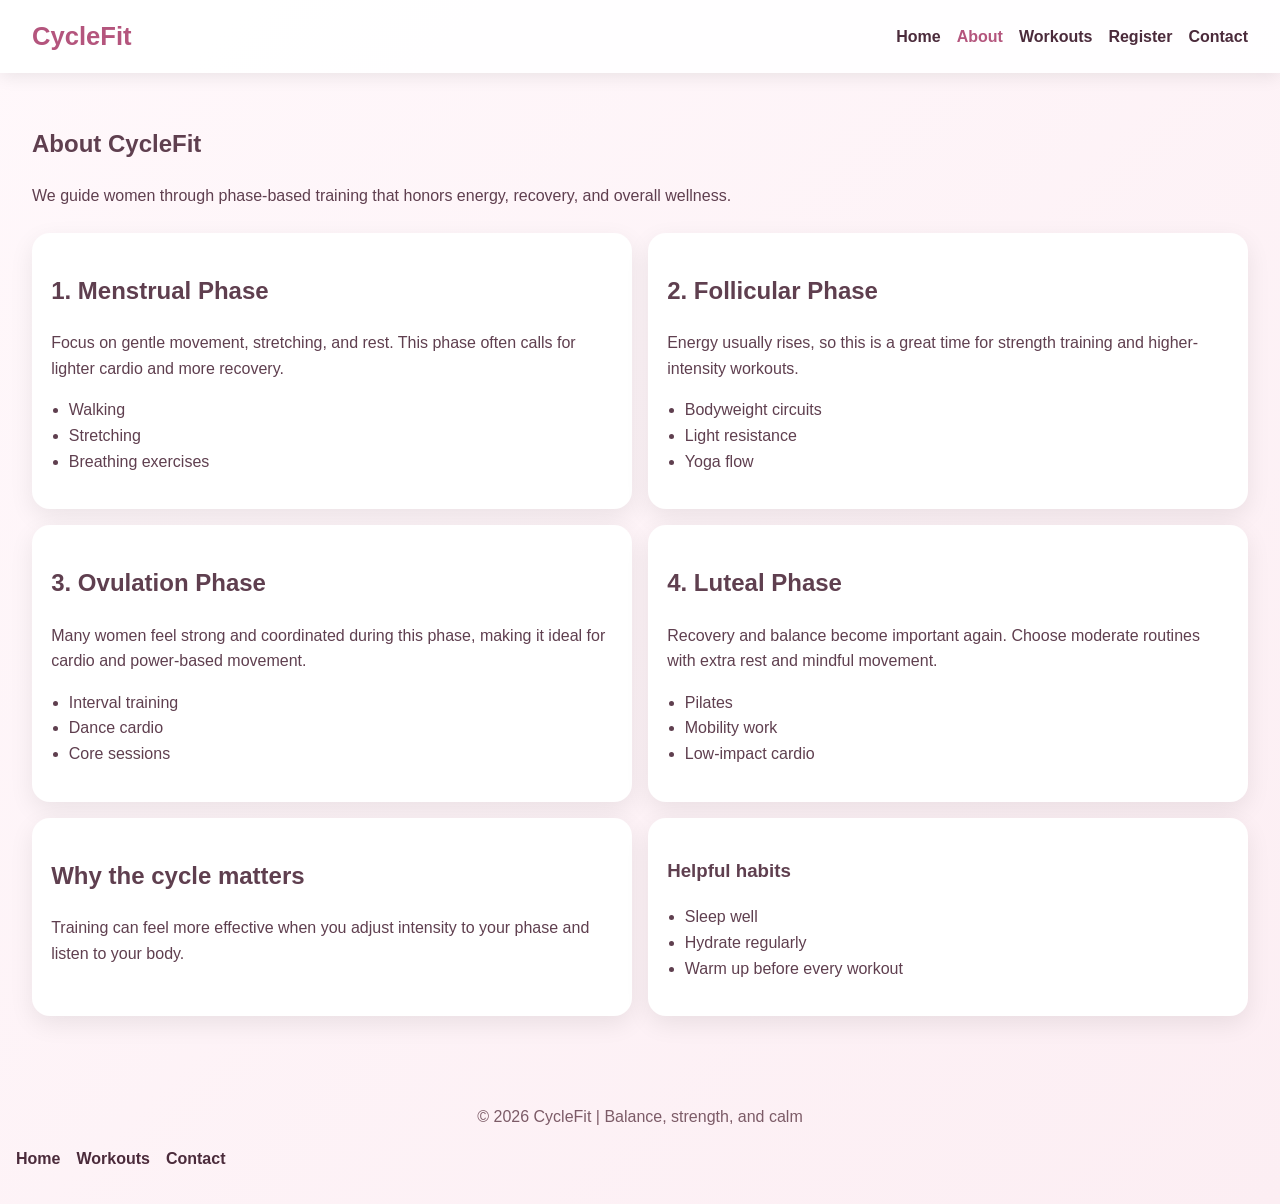
<file: cyclefit_fullstack/about.html>
<!DOCTYPE html>
<html lang="en">
  <head>
    <meta charset="UTF-8" />
    <meta name="viewport" content="width=device-width, initial-scale=1.0" />
    <title>CycleFit | About</title>
    <link rel="stylesheet" href="about.css" />
  </head>
  <body>
    <header class="topbar">
      <div class="logo">CycleFit</div>
      <nav class="nav-links" aria-label="Main navigation">
        <a href="index.html">Home</a>
        <a href="about.html" class="active">About</a>
        <a href="workouts.html">Workouts</a>
        <a href="register.html">Register</a>
        <a href="contact.html">Contact</a>
      </nav>
    </header>

    <main>
      <section class="page-title">
        <h1>About CycleFit</h1>
        <p>We guide women through phase-based training that honors energy, recovery, and overall wellness.</p>
      </section>

      <section class="phase-grid">
        <article class="phase-card">
          <h2>1. Menstrual Phase</h2>
          <p>Focus on gentle movement, stretching, and rest. This phase often calls for lighter cardio and more recovery.</p>
          <ul>
            <li>Walking</li>
            <li>Stretching</li>
            <li>Breathing exercises</li>
          </ul>
        </article>
        <article class="phase-card">
          <h2>2. Follicular Phase</h2>
          <p>Energy usually rises, so this is a great time for strength training and higher-intensity workouts.</p>
          <ul>
            <li>Bodyweight circuits</li>
            <li>Light resistance</li>
            <li>Yoga flow</li>
          </ul>
        </article>
        <article class="phase-card">
          <h2>3. Ovulation Phase</h2>
          <p>Many women feel strong and coordinated during this phase, making it ideal for cardio and power-based movement.</p>
          <ul>
            <li>Interval training</li>
            <li>Dance cardio</li>
            <li>Core sessions</li>
          </ul>
        </article>
        <article class="phase-card">
          <h2>4. Luteal Phase</h2>
          <p>Recovery and balance become important again. Choose moderate routines with extra rest and mindful movement.</p>
          <ul>
            <li>Pilates</li>
            <li>Mobility work</li>
            <li>Low-impact cardio</li>
          </ul>
        </article>
      </section>

      <section class="info-grid">
        <article class="panel">
          <h2>Why the cycle matters</h2>
          <p>Training can feel more effective when you adjust intensity to your phase and listen to your body.</p>
        </article>
        <aside class="panel">
          <h3>Helpful habits</h3>
          <ul>
            <li>Sleep well</li>
            <li>Hydrate regularly</li>
            <li>Warm up before every workout</li>
          </ul>
        </aside>
      </section>
    </main>

    <footer>
      <p>© 2026 CycleFit | Balance, strength, and calm</p>
      <nav class="footer-links">
        <a href="index.html">Home</a>
        <a href="workouts.html">Workouts</a>
        <a href="contact.html">Contact</a>
      </nav>
    </footer>
  </body>
</html>
</file>
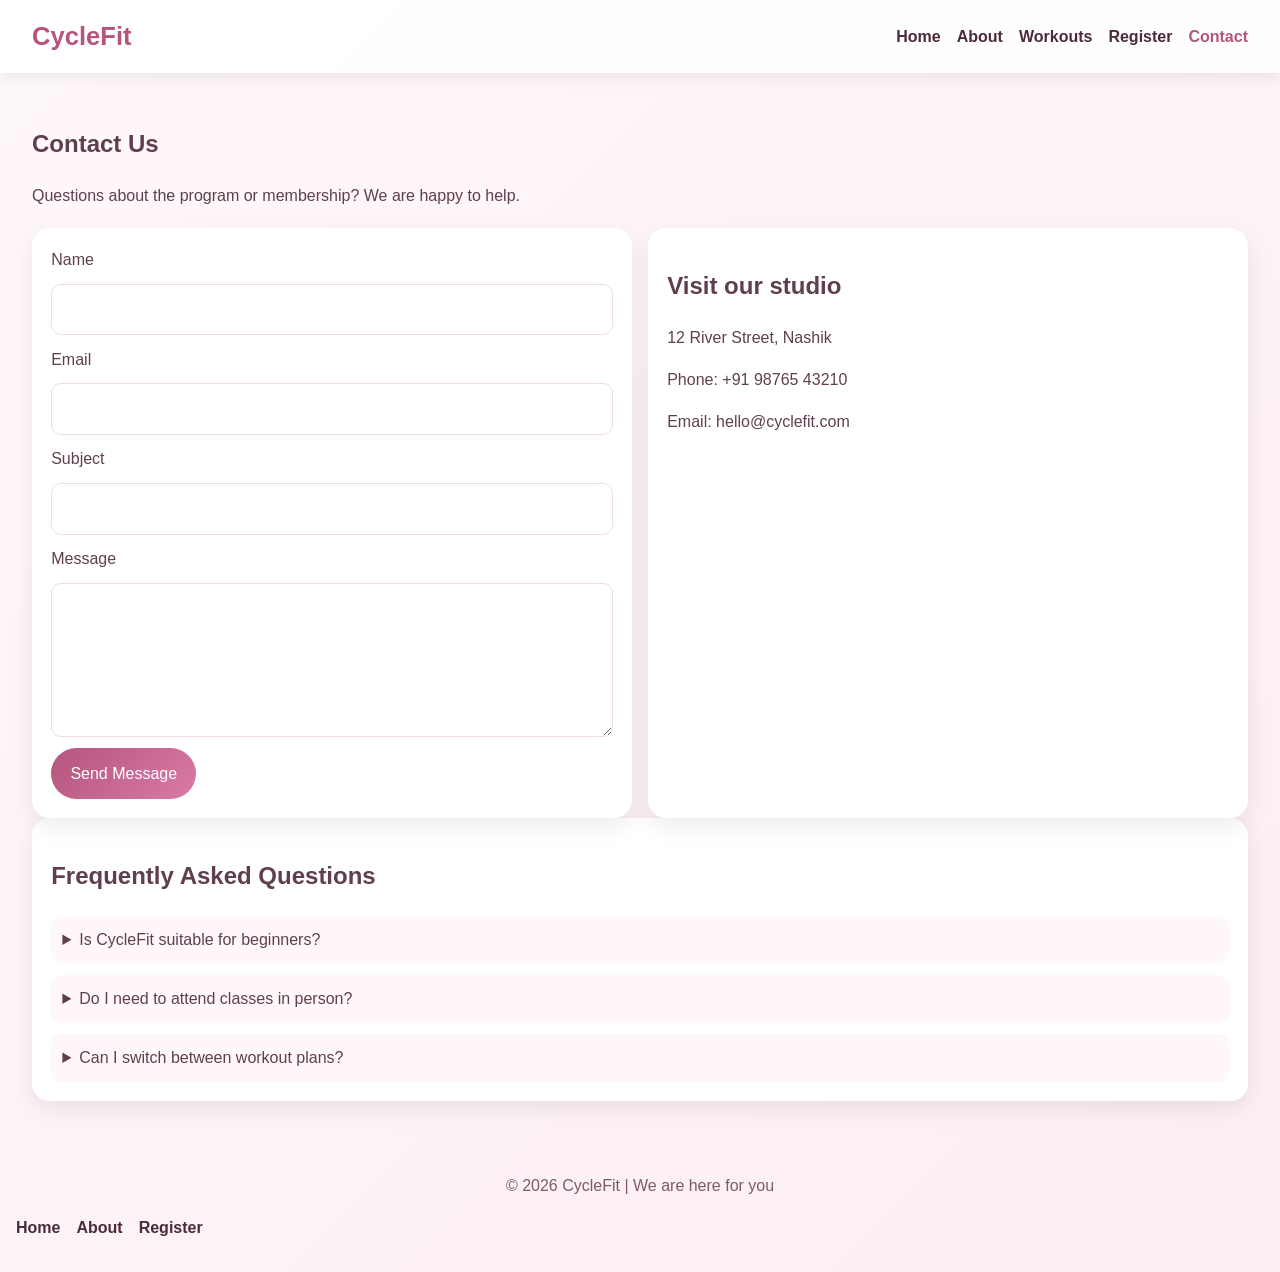
<file: cyclefit_fullstack/contact.html>
<!DOCTYPE html>
<html lang="en">
  <head>
    <meta charset="UTF-8" />
    <meta name="viewport" content="width=device-width, initial-scale=1.0" />
    <title>CycleFit | Contact</title>
    <link rel="stylesheet" href="contact.css" />
  </head>
  <body>
    <header class="topbar">
      <div class="logo">CycleFit</div>
      <nav class="nav-links" aria-label="Main navigation">
        <a href="index.html">Home</a>
        <a href="about.html">About</a>
        <a href="workouts.html">Workouts</a>
        <a href="register.html">Register</a>
        <a href="contact.html" class="active">Contact</a>
      </nav>
    </header>

    <main>
      <section class="page-title">
        <h1>Contact Us</h1>
        <p>Questions about the program or membership? We are happy to help.</p>
      </section>

      <section class="contact-grid">
        <form class="contact-form">
          <label for="cname">Name</label>
          <input type="text" id="cname" name="cname" required />

          <label for="cemail">Email</label>
          <input type="email" id="cemail" name="cemail" required />

          <label for="subject">Subject</label>
          <input type="text" id="subject" name="subject" />

          <label for="message">Message</label>
          <textarea id="message" name="message" rows="5"></textarea>

          <button type="submit" class="btn primary">Send Message</button>
        </form>

        <aside class="info-card">
          <h2>Visit our studio</h2>
          <p>12 River Street, Nashik</p>
          <p>Phone: +91 98765 43210</p>
          <p>Email: hello@cyclefit.com</p>
          <iframe src="https://www.google.com/maps/embed?pb=!1m18!1m12!1m3!1d3502.10406407067!2d77.209021!3d28.613939!2m3!1f0!2f0!3f0!3m2!1m1!2s!5e0!3m2!1sen!2sin!4v1710000000000" allowfullscreen loading="lazy" referrerpolicy="no-referrer-when-downgrade"></iframe>
        </aside>
      </section>

      <section class="faq">
        <h2>Frequently Asked Questions</h2>
        <details>
          <summary>Is CycleFit suitable for beginners?</summary>
          <p>Yes. The plans are simple, beginner-friendly, and easy to adjust.</p>
        </details>
        <details>
          <summary>Do I need to attend classes in person?</summary>
          <p>No. Our plans can be followed at home or in the studio.</p>
        </details>
        <details>
          <summary>Can I switch between workout plans?</summary>
          <p>Absolutely. You can tailor your plan to your energy and cycle phase.</p>
        </details>
      </section>
    </main>

    <footer>
      <p>© 2026 CycleFit | We are here for you</p>
      <nav class="footer-links">
        <a href="index.html">Home</a>
        <a href="about.html">About</a>
        <a href="register.html">Register</a>
      </nav>
    </footer>
  </body>
</html>
</file>
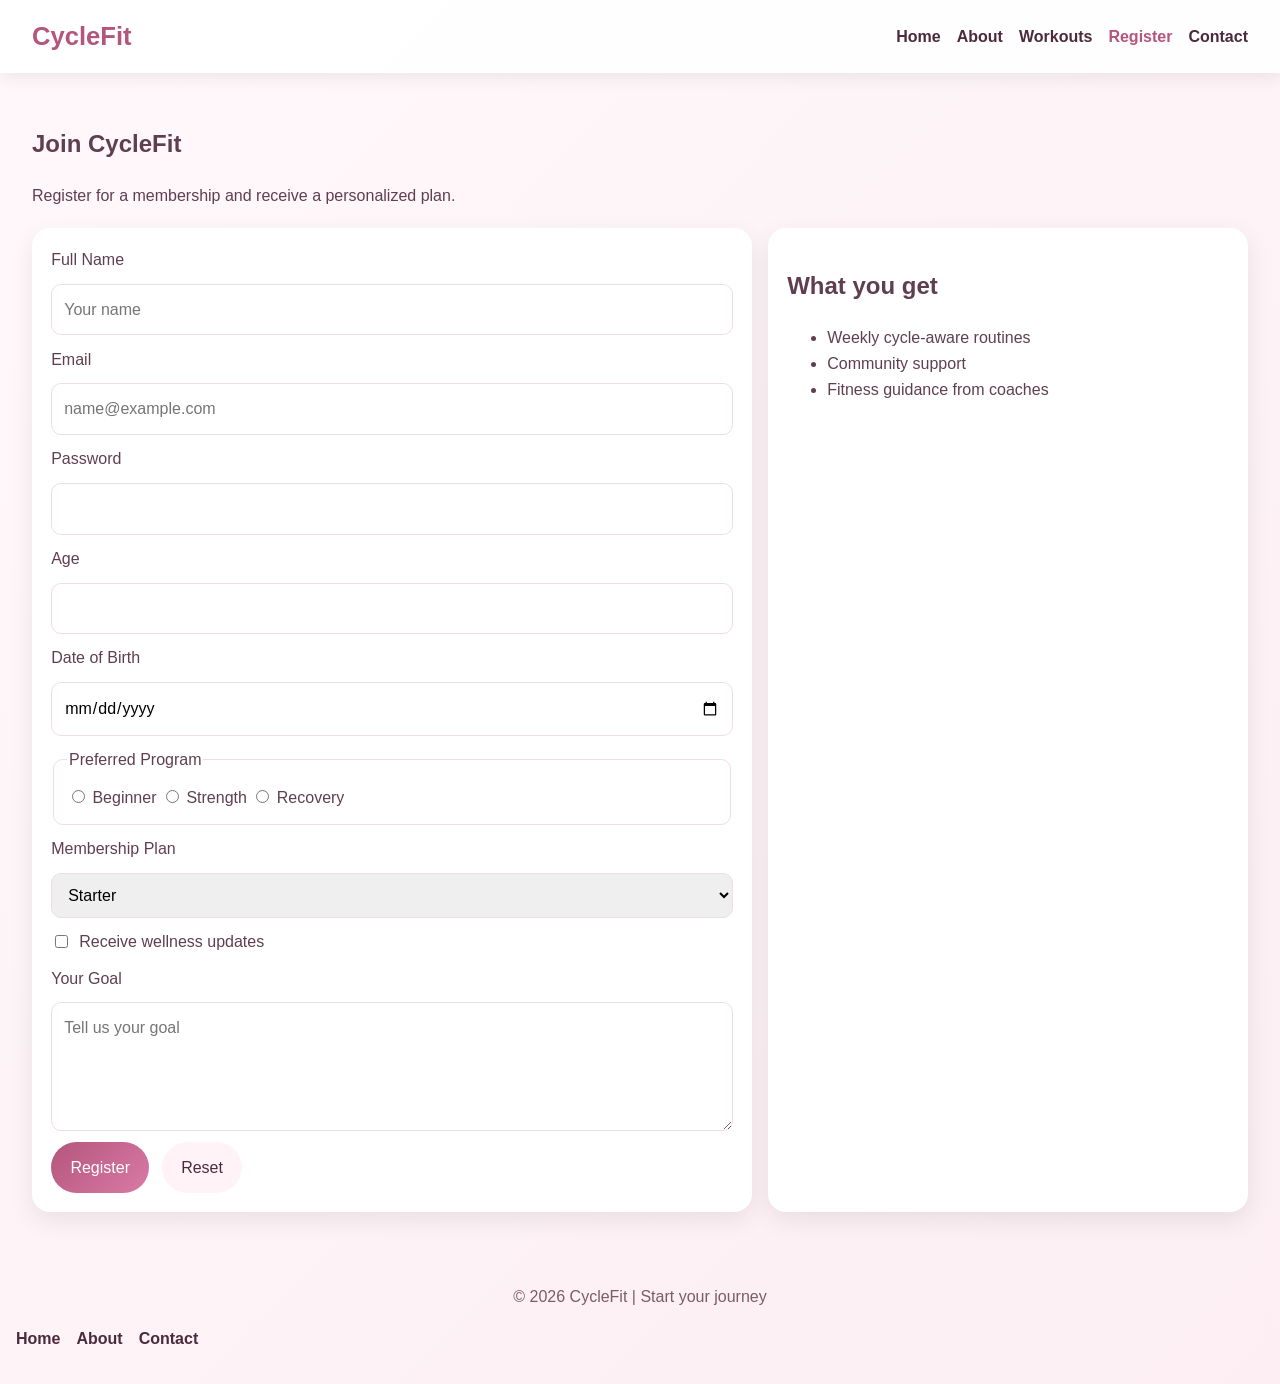
<file: cyclefit_fullstack/register.html>
<!DOCTYPE html>
<html lang="en">
  <head>
    <meta charset="UTF-8" />
    <meta name="viewport" content="width=device-width, initial-scale=1.0" />
    <title>CycleFit | Register</title>
    <link rel="stylesheet" href="register.css" />
  </head>
  <body>
    <header class="topbar">
      <div class="logo">CycleFit</div>
      <nav class="nav-links" aria-label="Main navigation">
        <a href="index.html">Home</a>
        <a href="about.html">About</a>
        <a href="workouts.html">Workouts</a>
        <a href="register.html" class="active">Register</a>
        <a href="contact.html">Contact</a>
      </nav>
    </header>

    <main>
      <section class="page-title">
        <h1>Join CycleFit</h1>
        <p>Register for a membership and receive a personalized plan.</p>
      </section>

      <section class="form-grid">
        <form class="register-form">
          <label for="name">Full Name</label>
          <input type="text" id="name" name="name" placeholder="Your name" required />

          <label for="email">Email</label>
          <input type="email" id="email" name="email" placeholder="name@example.com" required />

          <label for="password">Password</label>
          <input type="password" id="password" name="password" required />

          <label for="age">Age</label>
          <input type="number" id="age" name="age" min="16" max="60" />

          <label for="dob">Date of Birth</label>
          <input type="date" id="dob" name="dob" />

          <fieldset>
            <legend>Preferred Program</legend>
            <label><input type="radio" name="program" value="beginner" /> Beginner</label>
            <label><input type="radio" name="program" value="strength" /> Strength</label>
            <label><input type="radio" name="program" value="recovery" /> Recovery</label>
          </fieldset>

          <label for="plan">Membership Plan</label>
          <select id="plan" name="plan">
            <option>Starter</option>
            <option>Monthly</option>
            <option>Premium</option>
          </select>

          <label class="checkbox-row"><input type="checkbox" name="updates" /> Receive wellness updates</label>

          <label for="goal">Your Goal</label>
          <textarea id="goal" name="goal" rows="4" placeholder="Tell us your goal"></textarea>

          <div class="form-actions">
            <button type="submit" class="btn primary">Register</button>
            <button type="reset" class="btn secondary">Reset</button>
          </div>
        </form>

        <aside class="benefits-card">
          <h2>What you get</h2>
          <ul>
            <li>Weekly cycle-aware routines</li>
            <li>Community support</li>
            <li>Fitness guidance from coaches</li>
          </ul>
        </aside>
      </section>
    </main>

    <footer>
      <p>© 2026 CycleFit | Start your journey</p>
      <nav class="footer-links">
        <a href="index.html">Home</a>
        <a href="about.html">About</a>
        <a href="contact.html">Contact</a>
      </nav>
    </footer>
  </body>
</html>
</file>
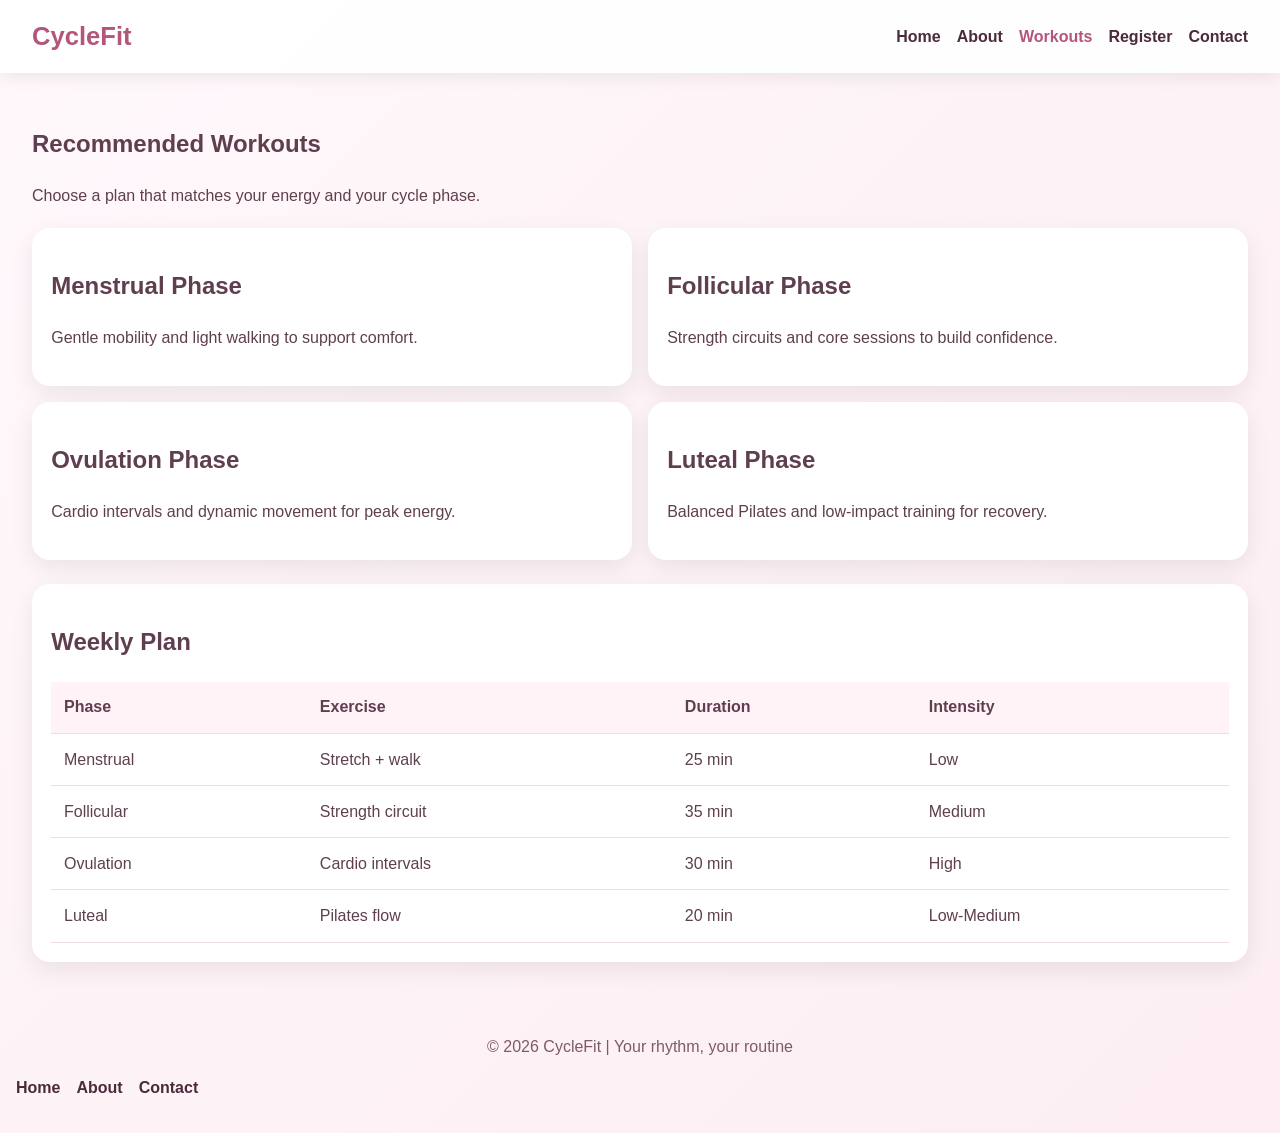
<file: cyclefit_fullstack/workouts.html>
<!DOCTYPE html>
<html lang="en">
  <head>
    <meta charset="UTF-8" />
    <meta name="viewport" content="width=device-width, initial-scale=1.0" />
    <title>CycleFit | Workouts</title>
    <link rel="stylesheet" href="workouts.css" />
  </head>
  <body>
    <header class="topbar">
      <div class="logo">CycleFit</div>
      <nav class="nav-links" aria-label="Main navigation">
        <a href="index.html">Home</a>
        <a href="about.html">About</a>
        <a href="workouts.html" class="active">Workouts</a>
        <a href="register.html">Register</a>
        <a href="contact.html">Contact</a>
      </nav>
    </header>

    <main>
      <section class="page-title">
        <h1>Recommended Workouts</h1>
        <p>Choose a plan that matches your energy and your cycle phase.</p>
      </section>

      <section class="workout-grid">
        <article class="workout-card">
          <h2>Menstrual Phase</h2>
          <p>Gentle mobility and light walking to support comfort.</p>
        </article>
        <article class="workout-card">
          <h2>Follicular Phase</h2>
          <p>Strength circuits and core sessions to build confidence.</p>
        </article>
        <article class="workout-card">
          <h2>Ovulation Phase</h2>
          <p>Cardio intervals and dynamic movement for peak energy.</p>
        </article>
        <article class="workout-card">
          <h2>Luteal Phase</h2>
          <p>Balanced Pilates and low-impact training for recovery.</p>
        </article>
      </section>

      <section class="table-section">
        <h2>Weekly Plan</h2>
        <table>
          <thead>
            <tr>
              <th>Phase</th>
              <th>Exercise</th>
              <th>Duration</th>
              <th>Intensity</th>
            </tr>
          </thead>
          <tbody>
            <tr>
              <td>Menstrual</td>
              <td>Stretch + walk</td>
              <td>25 min</td>
              <td>Low</td>
            </tr>
            <tr>
              <td>Follicular</td>
              <td>Strength circuit</td>
              <td>35 min</td>
              <td>Medium</td>
            </tr>
            <tr>
              <td>Ovulation</td>
              <td>Cardio intervals</td>
              <td>30 min</td>
              <td>High</td>
            </tr>
            <tr>
              <td>Luteal</td>
              <td>Pilates flow</td>
              <td>20 min</td>
              <td>Low-Medium</td>
            </tr>
          </tbody>
        </table>
      </section>
    </main>

    <footer>
      <p>© 2026 CycleFit | Your rhythm, your routine</p>
      <nav class="footer-links">
        <a href="index.html">Home</a>
        <a href="about.html">About</a>
        <a href="contact.html">Contact</a>
      </nav>
    </footer>
  </body>
</html>
</file>
<file: cyclefit_fullstack/about.css>
:root {
  --primary: #b4557d;
  --secondary: #f2b8c5;
  --dark: #4b2b3b;
  --text: #5f3f4f;
}

* {
  box-sizing: border-box;
}

body {
  margin: 0;
  font-family: Arial, sans-serif;
  background: linear-gradient(135deg, #fff8fb, #fceef3);
  color: var(--text);
  line-height: 1.6;
}

.topbar {
  display: flex;
  justify-content: space-between;
  align-items: center;
  padding: 1rem 2rem;
  background: rgba(255,255,255,0.95);
  box-shadow: 0 4px 16px rgba(0,0,0,0.08);
}

.logo {
  font-size: 1.6rem;
  font-weight: bold;
  color: var(--primary);
}

.nav-links, .footer-links {
  display: flex;
  gap: 1rem;
  flex-wrap: wrap;
}

.nav-links a, .footer-links a {
  text-decoration: none;
  color: var(--dark);
  font-weight: 600;
}

.nav-links a:hover, .nav-links a.active, .footer-links a:hover {
  color: var(--primary);
}

main {
  padding: 2rem;
}

.page-title {
  margin-bottom: 1.5rem;
}

.phase-grid, .info-grid {
  display: grid;
  grid-template-columns: repeat(2, 1fr);
  gap: 1rem;
  margin-bottom: 1rem;
}

.phase-card, .panel {
  background: white;
  border-radius: 18px;
  padding: 1.2rem;
  box-shadow: 0 8px 24px rgba(0,0,0,0.08);
}

ul {
  padding-left: 1.1rem;
}

footer {
  text-align: center;
  padding: 1.5rem 1rem 2rem;
  color: #7c5b67;
}

@media (max-width: 800px) {
  .phase-grid, .info-grid {
    grid-template-columns: 1fr;
  }
}

@media (max-width: 600px) {
  .topbar {
    flex-direction: column;
    gap: 0.7rem;
  }

  main {
    padding: 1rem;
  }
}
</file>
<file: cyclefit_fullstack/contact.css>
:root {
  --primary: #b4557d;
  --secondary: #f2b8c5;
  --dark: #4b2b3b;
  --text: #5f3f4f;
}

* {
  box-sizing: border-box;
}

body {
  margin: 0;
  font-family: Arial, sans-serif;
  background: linear-gradient(135deg, #fff8fb, #fceef3);
  color: var(--text);
  line-height: 1.6;
}

.topbar {
  display: flex;
  justify-content: space-between;
  align-items: center;
  padding: 1rem 2rem;
  background: rgba(255,255,255,0.95);
  box-shadow: 0 4px 16px rgba(0,0,0,0.08);
}

.logo {
  font-size: 1.6rem;
  font-weight: bold;
  color: var(--primary);
}

.nav-links, .footer-links {
  display: flex;
  gap: 1rem;
  flex-wrap: wrap;
}

.nav-links a, .footer-links a {
  text-decoration: none;
  color: var(--dark);
  font-weight: 600;
}

.nav-links a:hover, .nav-links a.active, .footer-links a:hover {
  color: var(--primary);
}

main {
  padding: 2rem;
}

.page-title {
  margin-bottom: 1.2rem;
}

.contact-grid {
  display: grid;
  grid-template-columns: 1fr 1fr;
  gap: 1rem;
}

.contact-form, .info-card, .faq {
  background: white;
  border-radius: 18px;
  padding: 1.2rem;
  box-shadow: 0 8px 24px rgba(0,0,0,0.08);
}

form {
  display: flex;
  flex-direction: column;
  gap: 0.7rem;
}

input, textarea, button {
  font: inherit;
  padding: 0.75rem;
  border: 1px solid #f0dce4;
  border-radius: 10px;
}

iframe {
  width: 100%;
  min-height: 220px;
  border: 0;
  border-radius: 12px;
  margin-top: 0.7rem;
}

.faq details {
  margin-top: 0.7rem;
  padding: 0.7rem;
  background: #fff7fa;
  border-radius: 10px;
}

.btn {
  width: fit-content;
  padding: 0.8rem 1.2rem;
  border: none;
  border-radius: 999px;
  background: linear-gradient(135deg, var(--primary), #d97ba6);
  color: white;
  cursor: pointer;
}

footer {
  text-align: center;
  padding: 1.5rem 1rem 2rem;
  color: #7c5b67;
}

@media (max-width: 800px) {
  .contact-grid {
    grid-template-columns: 1fr;
  }
}

@media (max-width: 600px) {
  .topbar {
    flex-direction: column;
    gap: 0.7rem;
  }

  main {
    padding: 1rem;
  }
}
</file>
<file: cyclefit_fullstack/register.css>
:root {
  --primary: #b4557d;
  --secondary: #f2b8c5;
  --dark: #4b2b3b;
  --text: #5f3f4f;
}

* {
  box-sizing: border-box;
}

body {
  margin: 0;
  font-family: Arial, sans-serif;
  background: linear-gradient(135deg, #fff8fb, #fceef3);
  color: var(--text);
  line-height: 1.6;
}

.topbar {
  display: flex;
  justify-content: space-between;
  align-items: center;
  padding: 1rem 2rem;
  background: rgba(255,255,255,0.95);
  box-shadow: 0 4px 16px rgba(0,0,0,0.08);
}

.logo {
  font-size: 1.6rem;
  font-weight: bold;
  color: var(--primary);
}

.nav-links, .footer-links {
  display: flex;
  gap: 1rem;
  flex-wrap: wrap;
}

.nav-links a, .footer-links a {
  text-decoration: none;
  color: var(--dark);
  font-weight: 600;
}

.nav-links a:hover, .nav-links a.active, .footer-links a:hover {
  color: var(--primary);
}

main {
  padding: 2rem;
}

.page-title {
  margin-bottom: 1.2rem;
}

.form-grid {
  display: grid;
  grid-template-columns: 1.2fr 0.8fr;
  gap: 1rem;
}

.register-form, .benefits-card {
  background: white;
  border-radius: 18px;
  padding: 1.2rem;
  box-shadow: 0 8px 24px rgba(0,0,0,0.08);
}

form {
  display: flex;
  flex-direction: column;
  gap: 0.7rem;
}

input, select, textarea, button {
  font: inherit;
  padding: 0.75rem;
  border: 1px solid #f0dce4;
  border-radius: 10px;
}

fieldset {
  border: 1px solid #f0dce4;
  border-radius: 10px;
  padding: 0.8rem;
}

.checkbox-row {
  display: flex;
  align-items: center;
  gap: 0.5rem;
}

.form-actions {
  display: flex;
  gap: 0.8rem;
  flex-wrap: wrap;
}

.btn {
  padding: 0.8rem 1.2rem;
  border: none;
  border-radius: 999px;
  cursor: pointer;
}

.btn.primary {
  background: linear-gradient(135deg, var(--primary), #d97ba6);
  color: white;
}

.btn.secondary {
  background: #fff3f7;
  color: var(--dark);
}

footer {
  text-align: center;
  padding: 1.5rem 1rem 2rem;
  color: #7c5b67;
}

@media (max-width: 800px) {
  .form-grid {
    grid-template-columns: 1fr;
  }
}

@media (max-width: 600px) {
  .topbar {
    flex-direction: column;
    gap: 0.7rem;
  }

  main {
    padding: 1rem;
  }
}
</file>
<file: cyclefit_fullstack/workouts.css>
:root {
  --primary: #b4557d;
  --secondary: #f2b8c5;
  --dark: #4b2b3b;
  --text: #5f3f4f;
}

* {
  box-sizing: border-box;
}

body {
  margin: 0;
  font-family: Arial, sans-serif;
  background: linear-gradient(135deg, #fff8fb, #fceef3);
  color: var(--text);
  line-height: 1.6;
}

.topbar {
  display: flex;
  justify-content: space-between;
  align-items: center;
  padding: 1rem 2rem;
  background: rgba(255,255,255,0.95);
  box-shadow: 0 4px 16px rgba(0,0,0,0.08);
}

.logo {
  font-size: 1.6rem;
  font-weight: bold;
  color: var(--primary);
}

.nav-links, .footer-links {
  display: flex;
  gap: 1rem;
  flex-wrap: wrap;
}

.nav-links a, .footer-links a {
  text-decoration: none;
  color: var(--dark);
  font-weight: 600;
}

.nav-links a:hover, .nav-links a.active, .footer-links a:hover {
  color: var(--primary);
}

main {
  padding: 2rem;
}

.page-title {
  margin-bottom: 1.2rem;
}

.workout-grid {
  display: grid;
  grid-template-columns: repeat(2, 1fr);
  gap: 1rem;
  margin-bottom: 1.5rem;
}

.workout-card, .table-section {
  background: white;
  border-radius: 18px;
  padding: 1.2rem;
  box-shadow: 0 8px 24px rgba(0,0,0,0.08);
  transition: transform 0.3s ease;
}

.workout-card:hover {
  transform: translateY(-4px);
}

table {
  width: 100%;
  border-collapse: collapse;
}

th, td {
  padding: 0.8rem;
  border-bottom: 1px solid #f0dce4;
  text-align: left;
}

th {
  background: #fff3f7;
}

footer {
  text-align: center;
  padding: 1.5rem 1rem 2rem;
  color: #7c5b67;
}

@media (max-width: 800px) {
  .workout-grid {
    grid-template-columns: 1fr;
  }
}

@media (max-width: 600px) {
  .topbar {
    flex-direction: column;
    gap: 0.7rem;
  }

  main {
    padding: 1rem;
  }
}
</file>
